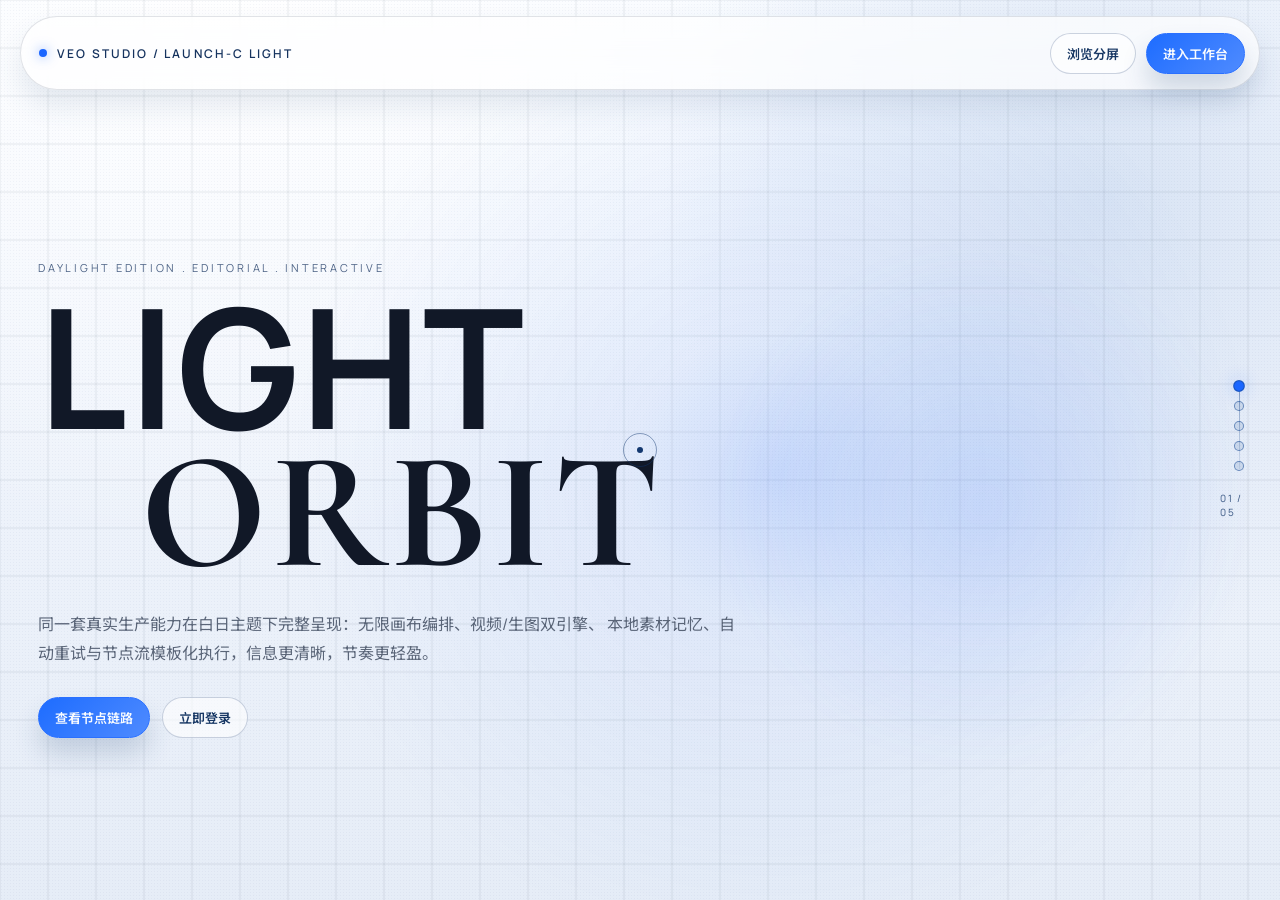
<file: launch-c-light.html>
<!DOCTYPE html>
<html lang="zh-CN">
<head>
    <meta charset="UTF-8">
    <meta name="viewport" content="width=device-width, initial-scale=1.0">
    <title>Veo Studio | Launch C Light</title>
    <link rel="preconnect" href="https://fonts.googleapis.com">
    <link rel="preconnect" href="https://fonts.gstatic.com" crossorigin>
    <link href="https://fonts.googleapis.com/css2?family=Manrope:wght@400;500;600;700;800&family=Cormorant+Garamond:wght@600;700&family=Noto+Sans+SC:wght@400;500;700&display=swap" rel="stylesheet">
    <link rel="stylesheet" href="./css/launch-c-light.css">
</head>
<body data-theme="light">
    <canvas id="mono-grid" aria-hidden="true"></canvas>
    <div class="noise" aria-hidden="true"></div>
    <div id="scroll-progress" aria-hidden="true"></div>

    <div id="cursor-dot" class="cursor-dot" aria-hidden="true"></div>
    <div id="cursor-ring" class="cursor-ring" aria-hidden="true"></div>

    <header class="topbar">
        <div class="brand-wrap">
            <span class="brand-pulse"></span>
            <span class="brand-name">Veo Studio / Launch-C Light</span>
        </div>
        <div class="top-actions">
            <button id="top-explore-btn" class="btn ghost magnetic" type="button">浏览分屏</button>
            <button id="top-enter-btn" class="btn solid magnetic" type="button">进入工作台</button>
        </div>
    </header>

    <aside class="rail">
        <div class="rail-line" aria-hidden="true"></div>
        <button class="rail-dot is-active" data-panel-target="0" type="button" aria-label="Panel 1"></button>
        <button class="rail-dot" data-panel-target="1" type="button" aria-label="Panel 2"></button>
        <button class="rail-dot" data-panel-target="2" type="button" aria-label="Panel 3"></button>
        <button class="rail-dot" data-panel-target="3" type="button" aria-label="Panel 4"></button>
        <button class="rail-dot" data-panel-target="4" type="button" aria-label="Panel 5"></button>
        <div id="rail-label" class="rail-label">01 / 05</div>
    </aside>

    <main id="snap-root" aria-label="Launch C Light Scroll Panels">
        <section class="panel hero-panel is-active" data-panel="0" data-panel-name="IGNITE">
            <div class="panel-inner">
                <p class="tag">DAYLIGHT EDITION . EDITORIAL . INTERACTIVE</p>
                <h1 id="hero-title" class="hero-title">
                    <span class="line line-a">LIGHT</span>
                    <span class="line line-b serif">ORBIT</span>
                </h1>
                <p class="desc">
                    同一套真实生产能力在白日主题下完整呈现：无限画布编排、视频/生图双引擎、
                    本地素材记忆、自动重试与节点流模板化执行，信息更清晰，节奏更轻盈。
                </p>
                <div class="action-row">
                    <button id="hero-flow-btn" class="btn solid magnetic" type="button">查看节点链路</button>
                    <button id="hero-enter-btn" class="btn ghost magnetic" type="button">立即登录</button>
                </div>
            </div>
        </section>

        <section class="panel manifesto-panel" data-panel="1" data-panel-name="MANIFESTO">
            <div class="panel-inner split">
                <div class="split-left">
                    <p class="tag">MANIFESTO</p>
                    <h2>白日主题聚焦可读性，不牺牲交互深度</h2>
                </div>
                <div class="split-right">
                    <ul class="mono-list">
                        <li><span>01</span> 画布层与控件层分离，拖拽、框选、对齐依旧高响应。</li>
                        <li><span>02</span> 视频链路保留首尾帧和参考图双模式，切换逻辑不变。</li>
                        <li><span>03</span> 素材库、账单、帮助与提示系统保持和主工作台一致。</li>
                        <li><span>04</span> 与暗色版同结构，便于进行 A/B 手动测试与验收。</li>
                    </ul>
                </div>
            </div>
        </section>

        <section id="flow-panel" class="panel flow-panel" data-panel="2" data-panel-name="FLOW">
            <div class="panel-inner">
                <p class="tag">FLOW LAB / LIVE INTERACTION</p>
                <h2 class="flow-title">节点链路同样可交互，但视觉更克制</h2>
                <div class="flow-board">
                    <svg class="flow-svg" viewBox="0 0 1200 520" preserveAspectRatio="none" aria-hidden="true">
                        <path class="flow-link" data-link="p-i" d="M160 120 C 280 120, 350 150, 500 170"></path>
                        <path class="flow-link" data-link="i-v" d="M560 190 C 700 220, 820 180, 960 140"></path>
                        <path class="flow-link" data-link="p-q" d="M170 120 C 320 270, 380 330, 520 360"></path>
                        <path class="flow-link" data-link="q-o" d="M580 380 C 720 410, 840 350, 970 320"></path>
                        <path class="flow-link" data-link="v-o" d="M970 160 C 1040 210, 1040 270, 970 320"></path>
                    </svg>
                    <button class="flow-node active magnetic" data-node="p" type="button">
                        <strong>Prompt</strong>
                        <span>策略注入</span>
                    </button>
                    <button class="flow-node magnetic" data-node="i" type="button">
                        <strong>Image</strong>
                        <span>生图执行</span>
                    </button>
                    <button class="flow-node magnetic" data-node="v" type="button">
                        <strong>Video</strong>
                        <span>视频合成</span>
                    </button>
                    <button class="flow-node magnetic" data-node="q" type="button">
                        <strong>QA</strong>
                        <span>质量回环</span>
                    </button>
                    <button class="flow-node magnetic" data-node="o" type="button">
                        <strong>Output</strong>
                        <span>发布输出</span>
                    </button>
                </div>
                <div id="flow-tip" class="flow-tip">Prompt：注入策略模板，驱动整个 DAG 的输入语义。</div>
            </div>
        </section>

        <section class="panel pulse-panel" data-panel="3" data-panel-name="PULSE">
            <div class="panel-inner">
                <p class="tag">RUNTIME PULSE</p>
                <div class="metrics">
                    <div class="metric">
                        <strong data-counter="410">0</strong>
                        <span>并发阈值</span>
                    </div>
                    <div class="metric">
                        <strong data-counter="56">0</strong>
                        <span>节点上限</span>
                    </div>
                    <div class="metric">
                        <strong data-counter="99.97">0</strong>
                        <span>流程稳定率(%)</span>
                    </div>
                    <div class="metric">
                        <strong data-counter="9">0</strong>
                        <span>预热秒数</span>
                    </div>
                </div>
                <div class="ticker-wrap" aria-hidden="true">
                    <div class="ticker">
                        <span>NODE STATE ONLINE</span>
                        <span>INFINITY FLOW READY</span>
                        <span>QUEUE HEALTHY</span>
                        <span>RUNTIME STABLE</span>
                        <span>NODE STATE ONLINE</span>
                        <span>INFINITY FLOW READY</span>
                        <span>QUEUE HEALTHY</span>
                        <span>RUNTIME STABLE</span>
                    </div>
                </div>
            </div>
        </section>

        <section class="panel cta-panel" data-panel="4" data-panel-name="GATE">
            <div class="panel-inner center">
                <p class="tag">FINAL GATE</p>
                <h2>Launch-C Light：同结构的白日平行主题</h2>
                <p class="desc">
                    可直接复用主工作台能力，专注白底场景的观感与信息密度优化。
                </p>
                <button id="final-enter-btn" class="btn solid large magnetic" type="button">进入 Veo Studio</button>
            </div>
        </section>
    </main>

    <div id="boot-overlay" class="boot-overlay" aria-hidden="true">
        <div class="boot-panel">
            <p class="boot-tag">HANDSHAKE / LAUNCH-C LIGHT</p>
            <h3>正在切换到主工作台</h3>
            <div class="boot-progress">
                <div id="boot-progress-fill" class="boot-progress-fill"></div>
            </div>
            <div class="boot-row">
                <span id="boot-progress-text">0%</span>
                <span>Session · Engine · Canvas · Enter</span>
            </div>
            <ul id="boot-steps" class="boot-steps">
                <li>校验本地配置与会话</li>
                <li>连接节点调度状态</li>
                <li>加载素材与画布缓存</li>
                <li>进入 Infinity Flow</li>
            </ul>
        </div>
    </div>

    <script src="./js/launch-c.js"></script>
</body>
</html>
</file>
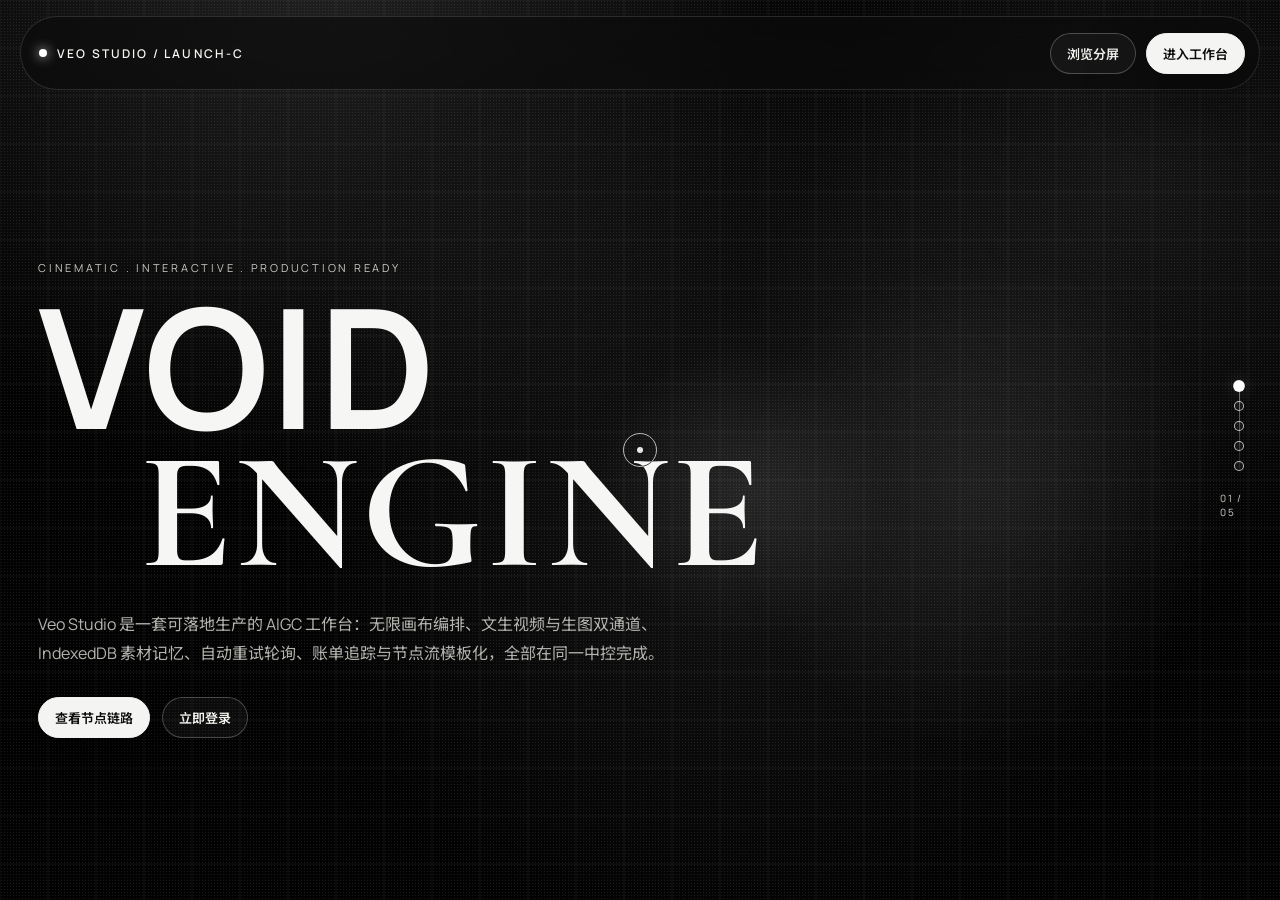
<file: launch-c.html>
<!DOCTYPE html>
<html lang="zh-CN">
<head>
    <meta charset="UTF-8">
    <meta name="viewport" content="width=device-width, initial-scale=1.0">
    <title>Veo Studio | Launch C</title>
    <link rel="preconnect" href="https://fonts.googleapis.com">
    <link rel="preconnect" href="https://fonts.gstatic.com" crossorigin>
    <link href="https://fonts.googleapis.com/css2?family=Manrope:wght@400;500;600;700;800&family=Cormorant+Garamond:wght@600;700&family=Noto+Sans+SC:wght@400;500;700&display=swap" rel="stylesheet">
    <link rel="stylesheet" href="./css/launch-c.css">
</head>
<body data-theme="dark">
    <canvas id="mono-grid" aria-hidden="true"></canvas>
    <div class="noise" aria-hidden="true"></div>
    <div id="scroll-progress" aria-hidden="true"></div>

    <div id="cursor-dot" class="cursor-dot" aria-hidden="true"></div>
    <div id="cursor-ring" class="cursor-ring" aria-hidden="true"></div>

    <header class="topbar">
        <div class="brand-wrap">
            <span class="brand-pulse"></span>
            <span class="brand-name">Veo Studio / Launch-C</span>
        </div>
        <div class="top-actions">
            <button id="top-explore-btn" class="btn ghost magnetic" type="button">浏览分屏</button>
            <button id="top-enter-btn" class="btn solid magnetic" type="button">进入工作台</button>
        </div>
    </header>

    <aside class="rail">
        <div class="rail-line" aria-hidden="true"></div>
        <button class="rail-dot is-active" data-panel-target="0" type="button" aria-label="Panel 1"></button>
        <button class="rail-dot" data-panel-target="1" type="button" aria-label="Panel 2"></button>
        <button class="rail-dot" data-panel-target="2" type="button" aria-label="Panel 3"></button>
        <button class="rail-dot" data-panel-target="3" type="button" aria-label="Panel 4"></button>
        <button class="rail-dot" data-panel-target="4" type="button" aria-label="Panel 5"></button>
        <div id="rail-label" class="rail-label">01 / 05</div>
    </aside>

    <main id="snap-root" aria-label="Launch C Scroll Panels">
        <section class="panel hero-panel is-active" data-panel="0" data-panel-name="IGNITE">
            <div class="panel-inner">
                <p class="tag">CINEMATIC . INTERACTIVE . PRODUCTION READY</p>
                <h1 id="hero-title" class="hero-title">
                    <span class="line line-a">VOID</span>
                    <span class="line line-b serif">ENGINE</span>
                </h1>
                <p class="desc">
                    Veo Studio 是一套可落地生产的 AIGC 工作台：无限画布编排、文生视频与生图双通道、
                    IndexedDB 素材记忆、自动重试轮询、账单追踪与节点流模板化，全部在同一中控完成。
                </p>
                <div class="action-row">
                    <button id="hero-flow-btn" class="btn solid magnetic" type="button">查看节点链路</button>
                    <button id="hero-enter-btn" class="btn ghost magnetic" type="button">立即登录</button>
                </div>
            </div>
        </section>

        <section class="panel manifesto-panel" data-panel="1" data-panel-name="MANIFESTO">
            <div class="panel-inner split">
                <div class="split-left">
                    <p class="tag">MANIFESTO</p>
                    <h2>不是概念页，而是可执行的生产链路说明</h2>
                </div>
                <div class="split-right">
                    <ul class="mono-list">
                        <li><span>01</span> 无限画布支持平移缩放、框选、打组、网格排版与便签协作。</li>
                        <li><span>02</span> 主控台内置文生视频（首尾帧/参考图）与生图模块双链路。</li>
                        <li><span>03</span> 全局素材库支持拖拽复用、Ctrl+V 收图、去重与彻底清理。</li>
                        <li><span>04</span> 节点流支持导入导出与连线调度，方便沉淀为模板资产。</li>
                    </ul>
                </div>
            </div>
        </section>

        <section id="flow-panel" class="panel flow-panel" data-panel="2" data-panel-name="FLOW">
            <div class="panel-inner">
                <p class="tag">FLOW LAB / LIVE INTERACTION</p>
                <h2 class="flow-title">节点链路在首屏即可直接交互</h2>
                <div class="flow-board">
                    <svg class="flow-svg" viewBox="0 0 1200 520" preserveAspectRatio="none" aria-hidden="true">
                        <path class="flow-link" data-link="p-i" d="M160 120 C 280 120, 350 150, 500 170"></path>
                        <path class="flow-link" data-link="i-v" d="M560 190 C 700 220, 820 180, 960 140"></path>
                        <path class="flow-link" data-link="p-q" d="M170 120 C 320 270, 380 330, 520 360"></path>
                        <path class="flow-link" data-link="q-o" d="M580 380 C 720 410, 840 350, 970 320"></path>
                        <path class="flow-link" data-link="v-o" d="M970 160 C 1040 210, 1040 270, 970 320"></path>
                    </svg>
                    <button class="flow-node active magnetic" data-node="p" type="button">
                        <strong>Prompt</strong>
                        <span>策略注入</span>
                    </button>
                    <button class="flow-node magnetic" data-node="i" type="button">
                        <strong>Image</strong>
                        <span>生图执行</span>
                    </button>
                    <button class="flow-node magnetic" data-node="v" type="button">
                        <strong>Video</strong>
                        <span>视频合成</span>
                    </button>
                    <button class="flow-node magnetic" data-node="q" type="button">
                        <strong>QA</strong>
                        <span>质量回环</span>
                    </button>
                    <button class="flow-node magnetic" data-node="o" type="button">
                        <strong>Output</strong>
                        <span>发布输出</span>
                    </button>
                </div>
                <div id="flow-tip" class="flow-tip">Prompt：注入策略模板，驱动整个 DAG 的输入语义。</div>
            </div>
        </section>

        <section class="panel pulse-panel" data-panel="3" data-panel-name="PULSE">
            <div class="panel-inner">
                <p class="tag">RUNTIME PULSE</p>
                <div class="metrics">
                    <div class="metric">
                        <strong data-counter="410">0</strong>
                        <span>并发阈值</span>
                    </div>
                    <div class="metric">
                        <strong data-counter="56">0</strong>
                        <span>节点上限</span>
                    </div>
                    <div class="metric">
                        <strong data-counter="99.97">0</strong>
                        <span>流程稳定率(%)</span>
                    </div>
                    <div class="metric">
                        <strong data-counter="9">0</strong>
                        <span>预热秒数</span>
                    </div>
                </div>
                <div class="ticker-wrap" aria-hidden="true">
                    <div class="ticker">
                        <span>NODE STATE ONLINE</span>
                        <span>INFINITY FLOW READY</span>
                        <span>QUEUE HEALTHY</span>
                        <span>RUNTIME STABLE</span>
                        <span>NODE STATE ONLINE</span>
                        <span>INFINITY FLOW READY</span>
                        <span>QUEUE HEALTHY</span>
                        <span>RUNTIME STABLE</span>
                    </div>
                </div>
            </div>
        </section>

        <section class="panel cta-panel" data-panel="4" data-panel-name="GATE">
            <div class="panel-inner center">
                <p class="tag">FINAL GATE</p>
                <h2>Launch-C：电影感首页，可直接进入同一套工作台</h2>
                <p class="desc">
                    该入口只负责品牌展示与流程引导，不改动你的登录、画布、节点流与数据存储逻辑。
                </p>
                <button id="final-enter-btn" class="btn solid large magnetic" type="button">进入 Veo Studio</button>
            </div>
        </section>
    </main>

    <div id="boot-overlay" class="boot-overlay" aria-hidden="true">
        <div class="boot-panel">
            <p class="boot-tag">HANDSHAKE / LAUNCH-C</p>
            <h3>正在切换到主工作台</h3>
            <div class="boot-progress">
                <div id="boot-progress-fill" class="boot-progress-fill"></div>
            </div>
            <div class="boot-row">
                <span id="boot-progress-text">0%</span>
                <span>Session · Engine · Canvas · Enter</span>
            </div>
            <ul id="boot-steps" class="boot-steps">
                <li>校验本地配置与会话</li>
                <li>连接节点调度状态</li>
                <li>加载素材与画布缓存</li>
                <li>进入 Infinity Flow</li>
            </ul>
        </div>
    </div>

    <script src="./js/launch-c.js"></script>
</body>
</html>
</file>
<file: css/launch-c-light.css>
@import url("./launch-c.css");

:root {
    --bg-dark: #f3f5f8;
    --bg-mid: #ffffff;
    --bg-glow-a: rgba(255, 255, 255, 0.9);
    --bg-glow-b: rgba(173, 196, 230, 0.34);
    --text-main: #111827;
    --text-sub: #5a6578;
    --accent: #1b66ff;
    --accent-soft: rgba(27, 102, 255, 0.28);
    --border: rgba(12, 31, 62, 0.2);
    --border-soft: rgba(12, 31, 62, 0.12);
    --surface: rgba(255, 255, 255, 0.78);
    --surface-strong: rgba(255, 255, 255, 0.95);
    --surface-hover: rgba(255, 255, 255, 0.92);
    --panel-shadow: 0 20px 40px rgba(20, 42, 74, 0.12);

    --noise-a: rgba(24, 64, 122, 0.35);
    --noise-b: rgba(24, 64, 122, 0.24);
    --grid-line: rgba(17, 30, 52, 0.09);
    --grid-sweep-core: rgba(66, 126, 255, 0.2);
    --grid-sweep-mid: rgba(66, 126, 255, 0.07);
    --grid-sweep-end: rgba(66, 126, 255, 0);

    --cursor-dot-bg: #13386f;
    --cursor-ring-border: rgba(19, 56, 111, 0.45);
    --cursor-ring-hover: rgba(19, 56, 111, 0.85);
    --cursor-blend: normal;

    --topbar-bg: rgba(255, 255, 255, 0.72);
    --topbar-border: rgba(12, 31, 62, 0.12);
    --brand-color: #16335f;
    --brand-pulse-bg: #1b66ff;
    --brand-pulse-glow: rgba(27, 102, 255, 0.58);

    --btn-solid-bg: linear-gradient(135deg, #1d6cff 0%, #4f8bff 100%);
    --btn-solid-bg-hover: linear-gradient(135deg, #1a62eb 0%, #4483f8 100%);
    --btn-solid-border: #2a70ff;
    --btn-solid-text: #f8fbff;
    --btn-ghost-bg: rgba(255, 255, 255, 0.62);
    --btn-ghost-bg-hover: rgba(255, 255, 255, 0.86);
    --btn-ghost-text: #173764;
    --btn-ghost-border: rgba(24, 58, 112, 0.22);

    --rail-line-a: rgba(22, 68, 136, 0.46);
    --rail-line-b: rgba(22, 68, 136, 0.1);
    --rail-dot-border: rgba(23, 72, 146, 0.55);
    --rail-dot-bg: rgba(23, 72, 146, 0.12);
    --rail-dot-active-bg: #1b66ff;
    --rail-label-color: #385682;

    --tag-color: #4f6587;
    --hero-shadow: 0 16px 26px rgba(40, 74, 122, 0.2);
    --hero-highlight: rgba(66, 126, 255, 0.16);

    --list-text: #42536e;
    --list-number: #1b66ff;
    --flow-board-bg: rgba(255, 255, 255, 0.9);
    --flow-grid: rgba(27, 102, 255, 0.07);
    --flow-link: rgba(26, 85, 181, 0.38);
    --flow-link-hot: rgba(19, 66, 145, 0.94);
    --flow-node-bg: rgba(255, 255, 255, 0.95);
    --flow-node-bg-hover: rgba(255, 255, 255, 1);
    --flow-node-border: rgba(25, 84, 170, 0.26);
    --flow-node-border-hover: rgba(25, 84, 170, 0.58);
    --flow-node-sub: #60708b;
    --flow-tip-text: #415470;
    --flow-tip-border: rgba(27, 102, 255, 0.45);

    --metric-text: #60708b;
    --metric-num: #173764;
    --ticker-text: #2f476b;

    --boot-overlay: rgba(247, 250, 255, 0.82);
    --boot-panel-bg: rgba(255, 255, 255, 0.95);
    --boot-tag: #47638c;
    --boot-row: #60708b;
    --boot-step: #7a8ca9;
    --boot-step-active: #16335f;
    --scroll-progress-bg: linear-gradient(90deg, #3f84ff, #b9d4ff);
    --boot-fill-start: #4f8bff;
    --boot-fill-end: #c6dcff;
}

body[data-theme="light"] {
    background:
        radial-gradient(circle at 18% -4%, rgba(255, 255, 255, 0.96) 0%, rgba(255, 255, 255, 0) 42%),
        radial-gradient(circle at 86% 22%, rgba(173, 196, 230, 0.4) 0%, rgba(173, 196, 230, 0) 34%),
        linear-gradient(180deg, #f8fbff 0%, #eef3fb 52%, #e6edf7 100%);
}

body[data-theme="light"] .panel {
    filter: saturate(0.75);
}

body[data-theme="light"] .panel.is-active {
    filter: saturate(1);
}

body[data-theme="light"] .topbar {
    box-shadow: 0 16px 28px rgba(54, 87, 132, 0.12);
}

body[data-theme="light"] .panel-inner {
    text-shadow: none;
}

body[data-theme="light"] .mono-list li,
body[data-theme="light"] .metric,
body[data-theme="light"] .ticker-wrap,
body[data-theme="light"] .boot-panel,
body[data-theme="light"] .flow-board {
    box-shadow: 0 14px 30px rgba(22, 56, 109, 0.08);
}

body[data-theme="light"] .flow-node:hover,
body[data-theme="light"] .flow-node.active {
    box-shadow: 0 14px 28px rgba(22, 56, 109, 0.16), 0 0 0 1px rgba(27, 102, 255, 0.18);
}

body[data-theme="light"] .boot-overlay {
    backdrop-filter: blur(8px);
}
</file>
<file: css/launch-c.css>
:root {
    --bg-dark: #020202;
    --bg-mid: #0a0a0a;
    --bg-glow-a: rgba(255, 255, 255, 0.12);
    --bg-glow-b: rgba(255, 255, 255, 0.08);
    --text-main: #f6f6f4;
    --text-sub: #b4b4af;
    --accent: #ffffff;
    --accent-soft: rgba(255, 255, 255, 0.2);
    --border: rgba(255, 255, 255, 0.24);
    --border-soft: rgba(255, 255, 255, 0.13);
    --surface: rgba(255, 255, 255, 0.05);
    --surface-strong: rgba(255, 255, 255, 0.08);
    --surface-hover: rgba(255, 255, 255, 0.12);
    --panel-shadow: 0 18px 44px rgba(0, 0, 0, 0.45);
    --radius-xl: 28px;
    --radius-lg: 18px;
    --radius-md: 12px;
    --nav-h: 74px;
    --mx: 0px;
    --my: 0px;
    --flow-mx: 0px;
    --flow-my: 0px;

    --noise-a: rgba(255, 255, 255, 0.75);
    --noise-b: rgba(255, 255, 255, 0.55);
    --grid-line: rgba(255, 255, 255, 0.06);
    --grid-sweep-core: rgba(255, 255, 255, 0.14);
    --grid-sweep-mid: rgba(255, 255, 255, 0.05);
    --grid-sweep-end: rgba(255, 255, 255, 0);

    --cursor-dot-bg: #ffffff;
    --cursor-ring-border: rgba(255, 255, 255, 0.78);
    --cursor-ring-hover: rgba(255, 255, 255, 0.95);
    --cursor-blend: difference;

    --topbar-bg: rgba(10, 10, 10, 0.62);
    --topbar-border: var(--border-soft);
    --brand-color: #f4f4f0;
    --brand-pulse-bg: #ffffff;
    --brand-pulse-glow: rgba(255, 255, 255, 0.9);

    --btn-solid-bg: #f4f4f2;
    --btn-solid-bg-hover: #ffffff;
    --btn-solid-border: #f4f4f2;
    --btn-solid-text: #0d0d0d;
    --btn-ghost-bg: rgba(255, 255, 255, 0.04);
    --btn-ghost-bg-hover: rgba(255, 255, 255, 0.1);
    --btn-ghost-text: #f3f3ef;
    --btn-ghost-border: var(--border);

    --rail-line-a: rgba(255, 255, 255, 0.45);
    --rail-line-b: rgba(255, 255, 255, 0.08);
    --rail-dot-border: rgba(255, 255, 255, 0.7);
    --rail-dot-bg: rgba(255, 255, 255, 0.05);
    --rail-dot-active-bg: #ffffff;
    --rail-label-color: #d0d0cb;

    --tag-color: #c8c8c2;
    --hero-shadow: 0 20px 55px rgba(0, 0, 0, 0.52);
    --hero-highlight: rgba(255, 255, 255, 0.08);

    --list-text: #d2d2cd;
    --list-number: #ffffff;
    --flow-board-bg: rgba(255, 255, 255, 0.03);
    --flow-grid: rgba(255, 255, 255, 0.03);
    --flow-link: rgba(255, 255, 255, 0.35);
    --flow-link-hot: rgba(255, 255, 255, 0.95);
    --flow-node-bg: rgba(7, 7, 7, 0.92);
    --flow-node-bg-hover: rgba(16, 16, 16, 0.96);
    --flow-node-border: rgba(255, 255, 255, 0.26);
    --flow-node-border-hover: rgba(255, 255, 255, 0.72);
    --flow-node-sub: #b5b5af;
    --flow-tip-text: #d2d2cb;
    --flow-tip-border: rgba(255, 255, 255, 0.38);

    --metric-text: #b8b8b2;
    --metric-num: #ffffff;
    --ticker-text: #f0f0eb;

    --boot-overlay: rgba(0, 0, 0, 0.88);
    --boot-panel-bg: rgba(10, 10, 10, 0.94);
    --boot-tag: #d3d3ce;
    --boot-row: #bebeb8;
    --boot-step: #90908a;
    --boot-step-active: #f6f6f2;
    --scroll-progress-bg: linear-gradient(90deg, var(--accent), rgba(255, 255, 255, 0.4));
    --boot-fill-start: #cccccc;
    --boot-fill-end: #ffffff;
}

* {
    box-sizing: border-box;
    margin: 0;
    padding: 0;
}

html,
body {
    width: 100%;
    height: 100%;
}

body {
    font-family: "Manrope", "Noto Sans SC", sans-serif;
    background:
        radial-gradient(circle at 25% -5%, var(--bg-glow-a), transparent 40%),
        radial-gradient(circle at 88% 20%, var(--bg-glow-b), transparent 30%),
        var(--bg-dark);
    color: var(--text-main);
    overflow: hidden;
}

#mono-grid,
.noise {
    position: fixed;
    inset: 0;
    pointer-events: none;
}

#mono-grid {
    z-index: 0;
}

.noise {
    z-index: 1;
    opacity: 0.12;
    background-image:
        radial-gradient(var(--noise-a) 0.35px, transparent 0.35px),
        radial-gradient(var(--noise-b) 0.28px, transparent 0.28px);
    background-size: 3px 3px, 5px 5px;
    background-position: 0 0, 1.6px 2.4px;
    animation: grain 0.35s steps(2) infinite;
}

#scroll-progress {
    position: fixed;
    top: 0;
    left: 0;
    width: 0;
    height: 2px;
    z-index: 140;
    background: var(--scroll-progress-bg);
    box-shadow: 0 0 16px var(--accent-soft);
}

.cursor-dot,
.cursor-ring {
    position: fixed;
    top: 0;
    left: 0;
    pointer-events: none;
    transform: translate(-50%, -50%);
    z-index: 120;
}

.cursor-dot {
    width: 6px;
    height: 6px;
    border-radius: 50%;
    background: var(--cursor-dot-bg);
    mix-blend-mode: var(--cursor-blend);
}

.cursor-ring {
    width: 34px;
    height: 34px;
    border-radius: 50%;
    border: 1px solid var(--cursor-ring-border);
    mix-blend-mode: var(--cursor-blend);
    transition: width 0.2s ease, height 0.2s ease, border-color 0.2s ease;
}

.cursor-ring.is-hover {
    width: 56px;
    height: 56px;
    border-color: var(--cursor-ring-hover);
}

.topbar {
    position: fixed;
    top: 16px;
    left: 20px;
    right: 20px;
    height: var(--nav-h);
    z-index: 80;
    border-radius: 999px;
    border: 1px solid var(--topbar-border);
    background: var(--topbar-bg);
    backdrop-filter: blur(14px);
    padding: 0 14px 0 18px;
    display: flex;
    align-items: center;
    justify-content: space-between;
}

.brand-wrap {
    display: inline-flex;
    align-items: center;
    gap: 10px;
}

.brand-pulse {
    width: 8px;
    height: 8px;
    border-radius: 50%;
    background: var(--brand-pulse-bg);
    box-shadow: 0 0 12px var(--brand-pulse-glow);
    animation: pulse 1.6s ease-in-out infinite;
}

.brand-name {
    font-size: 12px;
    letter-spacing: 0.18em;
    text-transform: uppercase;
    color: var(--brand-color);
    font-weight: 600;
}

.top-actions {
    display: inline-flex;
    align-items: center;
    gap: 10px;
}

button {
    font-family: inherit;
}

.btn {
    border-radius: 999px;
    border: 1px solid transparent;
    padding: 10px 16px;
    font-size: 13px;
    font-weight: 600;
    cursor: pointer;
    transform: translate3d(var(--mx), var(--my), 0);
    transition: transform 0.2s ease, border-color 0.25s ease, background 0.25s ease, color 0.25s ease, box-shadow 0.25s ease;
}

.btn.large {
    font-size: 15px;
    padding: 13px 22px;
}

.btn.solid {
    background: var(--btn-solid-bg);
    color: var(--btn-solid-text);
    border-color: var(--btn-solid-border);
    box-shadow: var(--hero-shadow);
}

.btn.solid:hover {
    background: var(--btn-solid-bg-hover);
}

.btn.ghost {
    color: var(--btn-ghost-text);
    border-color: var(--btn-ghost-border);
    background: var(--btn-ghost-bg);
}

.btn.ghost:hover {
    border-color: var(--border);
    background: var(--btn-ghost-bg-hover);
}

.rail {
    position: fixed;
    right: 22px;
    top: 50%;
    transform: translateY(-50%);
    z-index: 70;
    width: 38px;
    display: grid;
    justify-items: center;
    gap: 10px;
}

.rail-line {
    position: absolute;
    top: 8px;
    bottom: 50px;
    width: 1px;
    background: linear-gradient(180deg, var(--rail-line-a), var(--rail-line-b));
    z-index: 0;
}

.rail-dot {
    width: 10px;
    height: 10px;
    border-radius: 50%;
    border: 1px solid var(--rail-dot-border);
    background: var(--rail-dot-bg);
    cursor: pointer;
    position: relative;
    z-index: 2;
    transition: transform 0.2s ease, background 0.2s ease, box-shadow 0.2s ease;
}

.rail-dot:hover,
.rail-dot.is-active {
    background: var(--rail-dot-active-bg);
    transform: scale(1.18);
    box-shadow: 0 0 14px var(--accent-soft);
}

.rail-label {
    margin-top: 10px;
    font-size: 10px;
    letter-spacing: 0.16em;
    color: var(--rail-label-color);
}

#snap-root {
    position: relative;
    z-index: 10;
    width: 100%;
    height: 100vh;
    overflow-y: auto;
    scroll-snap-type: y mandatory;
    scroll-behavior: smooth;
}

#snap-root::-webkit-scrollbar {
    width: 0;
    height: 0;
}

.panel {
    height: 100vh;
    min-height: 660px;
    scroll-snap-align: start;
    display: grid;
    align-items: center;
    opacity: 0.38;
    filter: saturate(0.68);
    transition: opacity 0.5s ease, filter 0.5s ease;
}

.panel.is-active {
    opacity: 1;
    filter: saturate(1);
}

.panel-inner {
    width: min(1220px, calc(100vw - 76px));
    margin: 0 auto;
    padding-top: calc(var(--nav-h) + 24px);
    transform: translateY(24px) scale(0.985);
    transition: transform 0.48s cubic-bezier(0.16, 1, 0.3, 1);
}

.panel.is-active .panel-inner {
    transform: translateY(0) scale(1);
}

.hero-panel .panel-inner {
    position: relative;
}

.hero-panel .panel-inner::after {
    content: "";
    position: absolute;
    inset: calc(var(--nav-h) + 8px) 0 auto auto;
    width: min(520px, 58vw);
    height: min(520px, 58vw);
    border-radius: 50%;
    background: radial-gradient(circle, var(--hero-highlight) 0%, transparent 70%);
    filter: blur(16px);
    pointer-events: none;
}

.tag {
    font-size: 11px;
    letter-spacing: 0.25em;
    text-transform: uppercase;
    color: var(--tag-color);
    margin-bottom: 18px;
}

.hero-title {
    font-size: clamp(56px, 13vw, 172px);
    line-height: 0.88;
    letter-spacing: 0.01em;
    margin-bottom: 24px;
}

.hero-title .line {
    display: block;
    transition: transform 0.2s ease;
}

.hero-title .line-b {
    margin-left: clamp(18px, 8vw, 160px);
}

.serif {
    font-family: "Cormorant Garamond", "Noto Sans SC", serif;
    font-weight: 700;
    letter-spacing: 0.02em;
}

.desc {
    color: var(--text-sub);
    width: min(700px, 100%);
    font-size: 16px;
    line-height: 1.85;
}

.action-row {
    margin-top: 28px;
    display: flex;
    align-items: center;
    gap: 12px;
    flex-wrap: wrap;
}

.split {
    display: grid;
    grid-template-columns: 1fr 1fr;
    gap: 28px;
}

.split-left h2 {
    font-size: clamp(34px, 6vw, 72px);
    line-height: 1.08;
    width: min(580px, 100%);
}

.mono-list {
    list-style: none;
    display: grid;
    gap: 14px;
}

.mono-list li {
    padding: 15px 16px;
    border-radius: var(--radius-md);
    border: 1px solid var(--border-soft);
    background: var(--surface);
    color: var(--list-text);
    line-height: 1.75;
    transition: transform 0.24s ease, border-color 0.24s ease, background 0.24s ease;
}

.mono-list li:hover {
    transform: translateY(-2px);
    border-color: var(--border);
    background: var(--surface-strong);
}

.mono-list li span {
    display: inline-block;
    width: 36px;
    color: var(--list-number);
    font-weight: 700;
    letter-spacing: 0.12em;
}

.flow-title {
    font-size: clamp(30px, 5.2vw, 56px);
    margin-bottom: 20px;
    line-height: 1.15;
}

.flow-board {
    position: relative;
    min-height: 500px;
    border-radius: var(--radius-xl);
    border: 1px solid var(--border-soft);
    background:
        linear-gradient(var(--flow-grid) 1px, transparent 1px),
        linear-gradient(90deg, var(--flow-grid) 1px, transparent 1px),
        var(--flow-board-bg);
    background-size: 26px 26px, 26px 26px, auto;
    overflow: hidden;
}

.flow-board::after {
    content: "";
    position: absolute;
    inset: -40%;
    background: radial-gradient(circle at calc(50% + var(--flow-mx) * 12px) calc(40% + var(--flow-my) * 10px), var(--hero-highlight) 0%, transparent 56%);
    pointer-events: none;
}

.flow-svg {
    position: absolute;
    inset: 0;
    width: 100%;
    height: 100%;
}

.flow-link {
    fill: none;
    stroke: var(--flow-link);
    stroke-width: 2.4;
    stroke-dasharray: 10 12;
    animation: dash 1s linear infinite;
    opacity: 0.52;
    transition: opacity 0.2s ease, stroke 0.2s ease;
}

.flow-link.is-hot {
    stroke: var(--flow-link-hot);
    opacity: 1;
}

.flow-node {
    position: absolute;
    min-width: 165px;
    border-radius: 12px;
    border: 1px solid var(--flow-node-border);
    background: var(--flow-node-bg);
    color: var(--text-main);
    padding: 12px 14px;
    text-align: left;
    box-shadow: var(--panel-shadow);
    cursor: pointer;
    transition: border-color 0.2s ease, transform 0.2s ease, background 0.2s ease, box-shadow 0.2s ease;
}

.flow-node strong {
    display: block;
    font-size: 14px;
    margin-bottom: 4px;
    letter-spacing: 0.05em;
}

.flow-node span {
    display: block;
    font-size: 12px;
    color: var(--flow-node-sub);
}

.flow-node:hover,
.flow-node.active {
    border-color: var(--flow-node-border-hover);
    transform: translateY(-2px);
    background: var(--flow-node-bg-hover);
    box-shadow: 0 16px 34px rgba(0, 0, 0, 0.55), 0 0 0 1px var(--accent-soft);
}

[data-node="p"] { top: 80px; left: 68px; }
[data-node="i"] { top: 150px; left: 480px; }
[data-node="v"] { top: 96px; left: 920px; }
[data-node="q"] { top: 335px; left: 505px; }
[data-node="o"] { top: 285px; left: 930px; }

.flow-tip {
    margin-top: 14px;
    font-size: 14px;
    color: var(--flow-tip-text);
    border-left: 2px solid var(--flow-tip-border);
    padding-left: 12px;
}

.metrics {
    margin-top: 12px;
    display: grid;
    grid-template-columns: repeat(4, minmax(0, 1fr));
    gap: 12px;
}

.metric {
    border-radius: var(--radius-lg);
    border: 1px solid var(--border-soft);
    padding: 22px 20px;
    background: var(--surface);
    transition: transform 0.22s ease, border-color 0.22s ease, background 0.22s ease;
}

.metric:hover {
    transform: translateY(-2px);
    border-color: var(--border);
    background: var(--surface-strong);
}

.metric strong {
    display: block;
    font-size: clamp(36px, 6vw, 68px);
    line-height: 1;
    margin-bottom: 6px;
    color: var(--metric-num);
}

.metric span {
    color: var(--metric-text);
    font-size: 12px;
    letter-spacing: 0.11em;
    text-transform: uppercase;
}

.ticker-wrap {
    margin-top: 22px;
    border-radius: 12px;
    border: 1px solid var(--border-soft);
    overflow: hidden;
    background: var(--surface);
}

.ticker {
    display: inline-flex;
    gap: 42px;
    padding: 14px 0;
    white-space: nowrap;
    min-width: 200%;
    animation: ticker 17s linear infinite;
}

.ticker span {
    font-size: 11px;
    letter-spacing: 0.22em;
    text-transform: uppercase;
    color: var(--ticker-text);
}

.cta-panel .center {
    text-align: center;
}

.cta-panel h2 {
    width: min(940px, 100%);
    margin: 0 auto;
    font-size: clamp(34px, 6vw, 72px);
    line-height: 1.1;
    margin-bottom: 16px;
}

.cta-panel .desc {
    margin: 0 auto 24px;
}

.boot-overlay {
    position: fixed;
    inset: 0;
    z-index: 110;
    display: grid;
    place-items: center;
    background: var(--boot-overlay);
    opacity: 0;
    visibility: hidden;
    transition: opacity 0.28s ease, visibility 0.28s ease;
}

.boot-overlay.is-open {
    opacity: 1;
    visibility: visible;
}

.boot-panel {
    width: min(620px, calc(100vw - 28px));
    border-radius: 18px;
    border: 1px solid var(--border-soft);
    background: var(--boot-panel-bg);
    padding: 24px;
    box-shadow: 0 24px 60px rgba(0, 0, 0, 0.6);
}

.boot-tag {
    font-size: 11px;
    letter-spacing: 0.18em;
    text-transform: uppercase;
    color: var(--boot-tag);
}

.boot-panel h3 {
    margin-top: 8px;
    margin-bottom: 14px;
    font-size: 24px;
}

.boot-progress {
    width: 100%;
    height: 8px;
    border-radius: 999px;
    background: rgba(255, 255, 255, 0.1);
    overflow: hidden;
}

.boot-progress-fill {
    width: 0;
    height: 100%;
    background: linear-gradient(90deg, var(--boot-fill-start), var(--boot-fill-end));
    transition: width 0.14s linear;
}

.boot-row {
    margin-top: 9px;
    display: flex;
    align-items: center;
    justify-content: space-between;
    color: var(--boot-row);
    font-size: 12px;
}

.boot-steps {
    list-style: none;
    margin-top: 14px;
    display: grid;
    gap: 7px;
}

.boot-steps li {
    color: var(--boot-step);
    font-size: 13px;
}

.boot-steps li.is-active {
    color: var(--boot-step-active);
}

@keyframes grain {
    0% { transform: translate3d(0, 0, 0); }
    50% { transform: translate3d(-1px, 1px, 0); }
    100% { transform: translate3d(1px, -1px, 0); }
}

@keyframes pulse {
    0% { transform: scale(0.9); opacity: 0.6; }
    50% { transform: scale(1.1); opacity: 1; }
    100% { transform: scale(0.9); opacity: 0.6; }
}

@keyframes dash {
    0% { stroke-dashoffset: 0; }
    100% { stroke-dashoffset: -22; }
}

@keyframes ticker {
    0% { transform: translateX(0); }
    100% { transform: translateX(-50%); }
}

@media (max-width: 1100px) {
    [data-node="p"] { top: 68px; left: 36px; }
    [data-node="i"] { top: 150px; left: 370px; }
    [data-node="v"] { top: 90px; left: 700px; }
    [data-node="q"] { top: 334px; left: 380px; }
    [data-node="o"] { top: 282px; left: 710px; }
}

@media (max-width: 900px) {
    .topbar {
        top: 12px;
        left: 12px;
        right: 12px;
        height: 66px;
    }

    .brand-name {
        letter-spacing: 0.12em;
        font-size: 11px;
    }

    .panel-inner {
        width: min(1220px, calc(100vw - 34px));
        padding-top: calc(var(--nav-h) + 10px);
    }

    .split {
        grid-template-columns: 1fr;
    }

    .flow-board {
        min-height: 620px;
    }

    [data-node="p"] { top: 66px; left: 18px; }
    [data-node="i"] { top: 186px; left: 152px; }
    [data-node="v"] { top: 78px; left: auto; right: 16px; }
    [data-node="q"] { top: 380px; left: 124px; }
    [data-node="o"] { top: 486px; left: auto; right: 16px; }

    .metrics {
        grid-template-columns: repeat(2, minmax(0, 1fr));
    }
}

@media (max-width: 700px) {
    .cursor-dot,
    .cursor-ring {
        display: none;
    }

    .top-actions {
        gap: 6px;
    }

    .btn {
        font-size: 12px;
        padding: 8px 12px;
    }

    .rail {
        right: 10px;
    }

    .panel {
        min-height: 620px;
    }

    .hero-title .line-b {
        margin-left: 12px;
    }

    .flow-node {
        min-width: 128px;
        padding: 10px;
    }

    .flow-node strong {
        font-size: 12px;
    }

    .flow-node span {
        font-size: 11px;
    }

    .metrics {
        grid-template-columns: 1fr;
    }

    .boot-panel {
        padding: 18px;
    }

    .boot-panel h3 {
        font-size: 20px;
    }
}

@media (prefers-reduced-motion: reduce) {
    *,
    *::before,
    *::after {
        animation: none !important;
        transition: none !important;
    }
}
</file>
